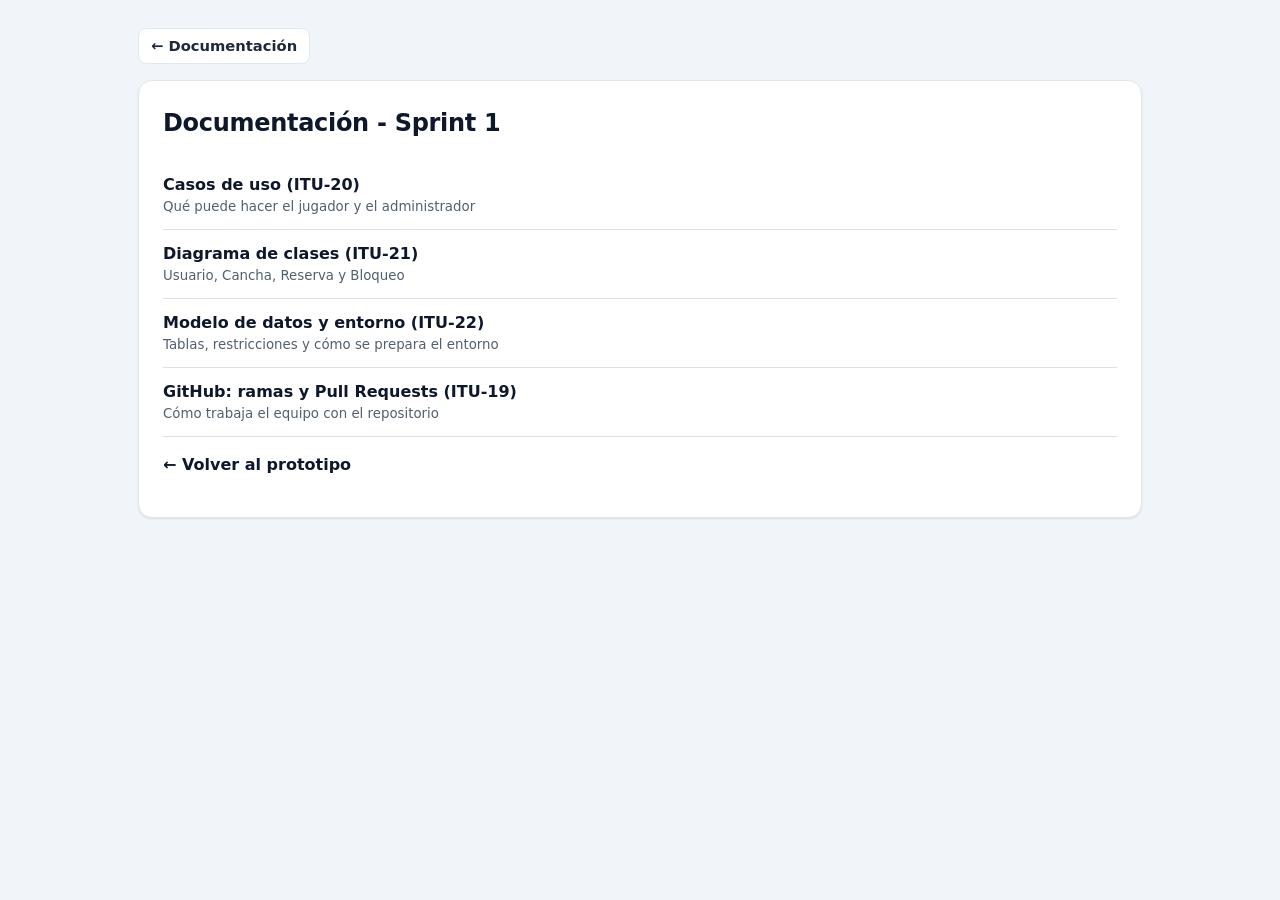
<file: docs/index.html>
<!DOCTYPE html>
<html lang="es">
<head>
  <meta charset="UTF-8">
  <meta name="viewport" content="width=device-width, initial-scale=1">
  <title>Documentación - PadelYa</title>
  <link rel="stylesheet" href="../css/estilos.css">
  <link rel="stylesheet" href="estilos-docs.css">
</head>
<body>
  <main class="contenedor doc">
    <a class="volver" href="index.html">&larr; Documentación</a>
    <section class="tarjeta indice">
      <h1>Documentación - Sprint 1</h1>
      <a href="casos-de-uso.html"><strong>Casos de uso (ITU-20)</strong><small>Qué puede hacer el jugador y el administrador</small></a>
      <a href="diagrama-clases.html"><strong>Diagrama de clases (ITU-21)</strong><small>Usuario, Cancha, Reserva y Bloqueo</small></a>
      <a href="modelo-de-datos.html"><strong>Modelo de datos y entorno (ITU-22)</strong><small>Tablas, restricciones y cómo se prepara el entorno</small></a>
      <a href="flujo-github.html"><strong>GitHub: ramas y Pull Requests (ITU-19)</strong><small>Cómo trabaja el equipo con el repositorio</small></a>
      <p><a href="../index.html" style="border:0;padding:0"><strong>&larr; Volver al prototipo</strong></a></p>
    </section>
  </main>
</body>
</html>
</file>
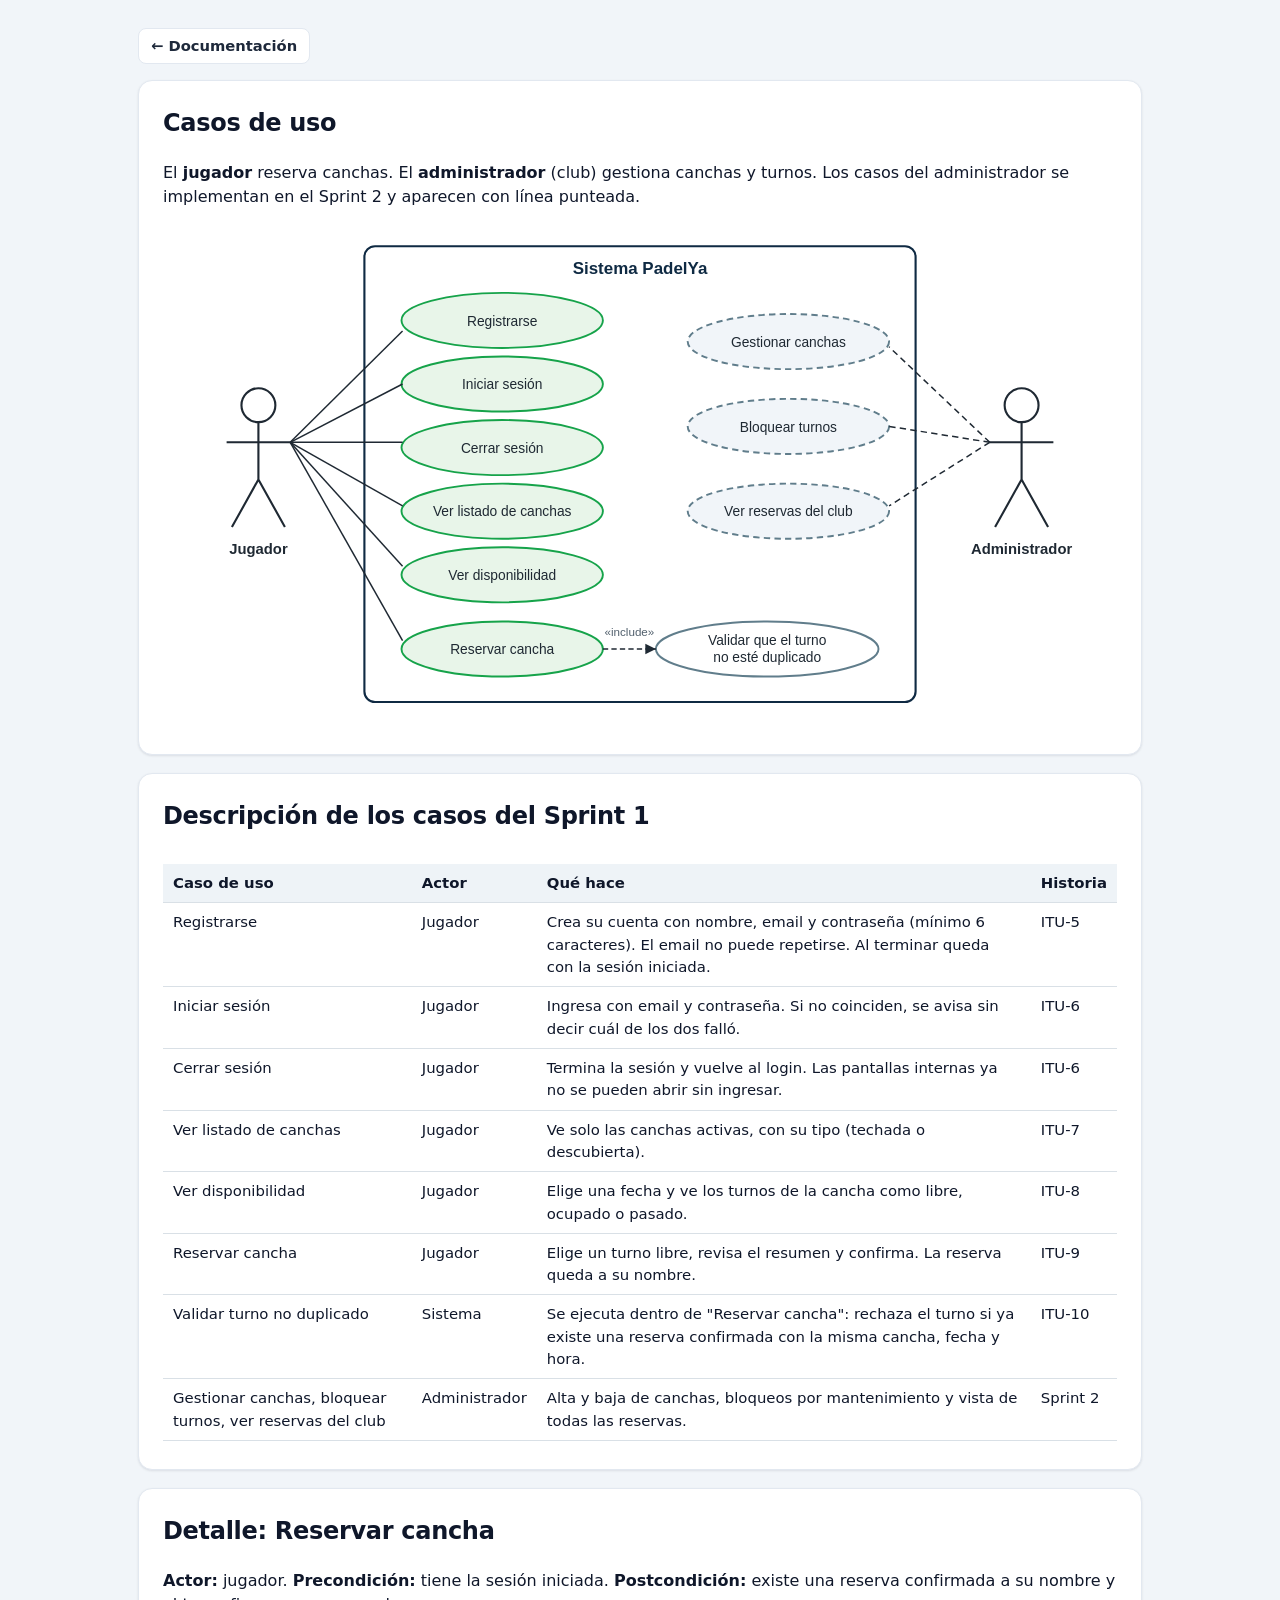
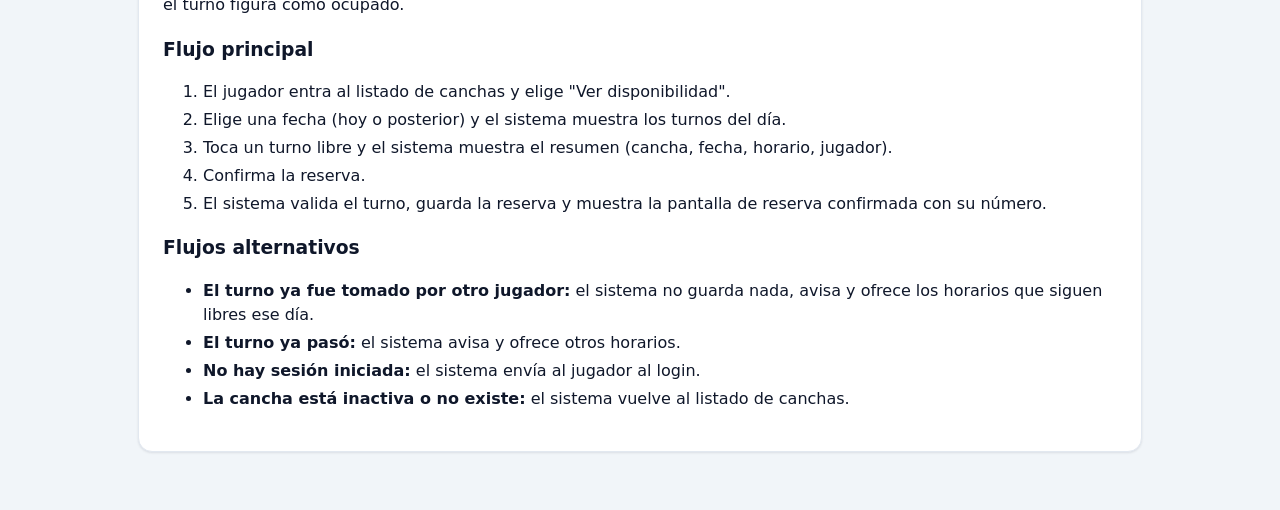
<file: docs/casos-de-uso.html>
<!DOCTYPE html>
<html lang="es">
<head>
  <meta charset="UTF-8">
  <meta name="viewport" content="width=device-width, initial-scale=1">
  <title>Casos de uso - PadelYa</title>
  <link rel="stylesheet" href="../css/estilos.css">
  <link rel="stylesheet" href="estilos-docs.css">
</head>
<body>
  <main class="contenedor doc">
    <a class="volver" href="index.html">&larr; Documentación</a>
    <section class="tarjeta">
      <h1>Casos de uso</h1>
      <p>El <b>jugador</b> reserva canchas. El <b>administrador</b> (club) gestiona canchas y turnos. Los casos del administrador se implementan en el Sprint 2 y aparecen con línea punteada.</p>
      <svg viewBox="0 0 900 470" xmlns="http://www.w3.org/2000/svg" font-family="Arial, Helvetica, sans-serif" style="width:100%;height:auto;background:#fff;border-radius:10px" role="img" aria-label="Diagrama de casos de uso de PadelYa">
        <rect x="190" y="20" width="520" height="430" rx="10" fill="none" stroke="#0f2a43" stroke-width="2"/>
        <text x="450" y="46" text-anchor="middle" font-size="16" font-weight="bold" fill="#0f2a43">Sistema PadelYa</text>
        <!-- jugador -->
        <circle cx="90" cy="170" r="16" fill="none" stroke="#1f2933" stroke-width="2"/>
        <path d="M90,186 V240 M60,205 H120 M90,240 L65,285 M90,240 L115,285" stroke="#1f2933" stroke-width="2" fill="none"/>
        <text x="90" y="310" text-anchor="middle" font-size="14" font-weight="bold" fill="#1f2933">Jugador</text>
        <!-- administrador -->
        <circle cx="810" cy="170" r="16" fill="none" stroke="#1f2933" stroke-width="2"/>
        <path d="M810,186 V240 M780,205 H840 M810,240 L785,285 M810,240 L835,285" stroke="#1f2933" stroke-width="2" fill="none"/>
        <text x="810" y="310" text-anchor="middle" font-size="14" font-weight="bold" fill="#1f2933">Administrador</text>
        <!-- casos del jugador -->
        <g font-size="13" fill="#1f2933" text-anchor="middle">
          <ellipse cx="320" cy="90" rx="95" ry="26" fill="#e8f5e9" stroke="#16a34a" stroke-width="1.8"/><text x="320" y="95">Registrarse</text>
          <ellipse cx="320" cy="150" rx="95" ry="26" fill="#e8f5e9" stroke="#16a34a" stroke-width="1.8"/><text x="320" y="155">Iniciar sesión</text>
          <ellipse cx="320" cy="210" rx="95" ry="26" fill="#e8f5e9" stroke="#16a34a" stroke-width="1.8"/><text x="320" y="215">Cerrar sesión</text>
          <ellipse cx="320" cy="270" rx="95" ry="26" fill="#e8f5e9" stroke="#16a34a" stroke-width="1.8"/><text x="320" y="275">Ver listado de canchas</text>
          <ellipse cx="320" cy="330" rx="95" ry="26" fill="#e8f5e9" stroke="#16a34a" stroke-width="1.8"/><text x="320" y="335">Ver disponibilidad</text>
          <ellipse cx="320" cy="400" rx="95" ry="26" fill="#e8f5e9" stroke="#16a34a" stroke-width="1.8"/><text x="320" y="405">Reservar cancha</text>
          <ellipse cx="570" cy="400" rx="105" ry="26" fill="#fff" stroke="#607d8b" stroke-width="1.8"/><text x="570" y="396">Validar que el turno</text><text x="570" y="412">no esté duplicado</text>
          <!-- casos del admin (sprint 2) -->
          <ellipse cx="590" cy="110" rx="95" ry="26" fill="#f1f5f9" stroke="#607d8b" stroke-width="1.8" stroke-dasharray="6 4"/><text x="590" y="115">Gestionar canchas</text>
          <ellipse cx="590" cy="190" rx="95" ry="26" fill="#f1f5f9" stroke="#607d8b" stroke-width="1.8" stroke-dasharray="6 4"/><text x="590" y="195">Bloquear turnos</text>
          <ellipse cx="590" cy="270" rx="95" ry="26" fill="#f1f5f9" stroke="#607d8b" stroke-width="1.8" stroke-dasharray="6 4"/><text x="590" y="275">Ver reservas del club</text>
        </g>
        <!-- lineas jugador -->
        <g stroke="#1f2933" stroke-width="1.4" fill="none">
          <line x1="120" y1="205" x2="226" y2="100"/><line x1="120" y1="205" x2="226" y2="150"/><line x1="120" y1="205" x2="226" y2="205"/>
          <line x1="120" y1="205" x2="226" y2="265"/><line x1="120" y1="205" x2="226" y2="322"/><line x1="120" y1="205" x2="226" y2="392"/>
          <!-- lineas admin -->
          <line x1="780" y1="205" x2="685" y2="115" stroke-dasharray="6 4"/><line x1="780" y1="205" x2="685" y2="190" stroke-dasharray="6 4"/><line x1="780" y1="205" x2="685" y2="265" stroke-dasharray="6 4"/>
          <!-- include -->
          <line x1="415" y1="400" x2="465" y2="400" stroke-dasharray="5 3"/>
        </g>
        <polygon points="465,400 455,395 455,405" fill="#1f2933"/>
        <text x="440" y="388" text-anchor="middle" font-size="11" fill="#52606d">&laquo;include&raquo;</text>
      </svg>
    </section>

    <section class="tarjeta">
      <h2>Descripción de los casos del Sprint 1</h2>
      <div class="tabla"><table>
        <tr><th>Caso de uso</th><th>Actor</th><th>Qué hace</th><th>Historia</th></tr>
        <tr><td>Registrarse</td><td>Jugador</td><td>Crea su cuenta con nombre, email y contraseña (mínimo 6 caracteres). El email no puede repetirse. Al terminar queda con la sesión iniciada.</td><td>ITU-5</td></tr>
        <tr><td>Iniciar sesión</td><td>Jugador</td><td>Ingresa con email y contraseña. Si no coinciden, se avisa sin decir cuál de los dos falló.</td><td>ITU-6</td></tr>
        <tr><td>Cerrar sesión</td><td>Jugador</td><td>Termina la sesión y vuelve al login. Las pantallas internas ya no se pueden abrir sin ingresar.</td><td>ITU-6</td></tr>
        <tr><td>Ver listado de canchas</td><td>Jugador</td><td>Ve solo las canchas activas, con su tipo (techada o descubierta).</td><td>ITU-7</td></tr>
        <tr><td>Ver disponibilidad</td><td>Jugador</td><td>Elige una fecha y ve los turnos de la cancha como libre, ocupado o pasado.</td><td>ITU-8</td></tr>
        <tr><td>Reservar cancha</td><td>Jugador</td><td>Elige un turno libre, revisa el resumen y confirma. La reserva queda a su nombre.</td><td>ITU-9</td></tr>
        <tr><td>Validar turno no duplicado</td><td>Sistema</td><td>Se ejecuta dentro de "Reservar cancha": rechaza el turno si ya existe una reserva confirmada con la misma cancha, fecha y hora.</td><td>ITU-10</td></tr>
        <tr><td>Gestionar canchas, bloquear turnos, ver reservas del club</td><td>Administrador</td><td>Alta y baja de canchas, bloqueos por mantenimiento y vista de todas las reservas.</td><td>Sprint 2</td></tr>
      </table></div>
    </section>

    <section class="tarjeta">
      <h2>Detalle: Reservar cancha</h2>
      <p><b>Actor:</b> jugador. <b>Precondición:</b> tiene la sesión iniciada. <b>Postcondición:</b> existe una reserva confirmada a su nombre y el turno figura como ocupado.</p>
      <h3>Flujo principal</h3>
      <ol>
        <li>El jugador entra al listado de canchas y elige "Ver disponibilidad".</li>
        <li>Elige una fecha (hoy o posterior) y el sistema muestra los turnos del día.</li>
        <li>Toca un turno libre y el sistema muestra el resumen (cancha, fecha, horario, jugador).</li>
        <li>Confirma la reserva.</li>
        <li>El sistema valida el turno, guarda la reserva y muestra la pantalla de reserva confirmada con su número.</li>
      </ol>
      <h3>Flujos alternativos</h3>
      <ul>
        <li><b>El turno ya fue tomado por otro jugador:</b> el sistema no guarda nada, avisa y ofrece los horarios que siguen libres ese día.</li>
        <li><b>El turno ya pasó:</b> el sistema avisa y ofrece otros horarios.</li>
        <li><b>No hay sesión iniciada:</b> el sistema envía al jugador al login.</li>
        <li><b>La cancha está inactiva o no existe:</b> el sistema vuelve al listado de canchas.</li>
      </ul>
    </section>
  </main>
</body>
</html>
</file>
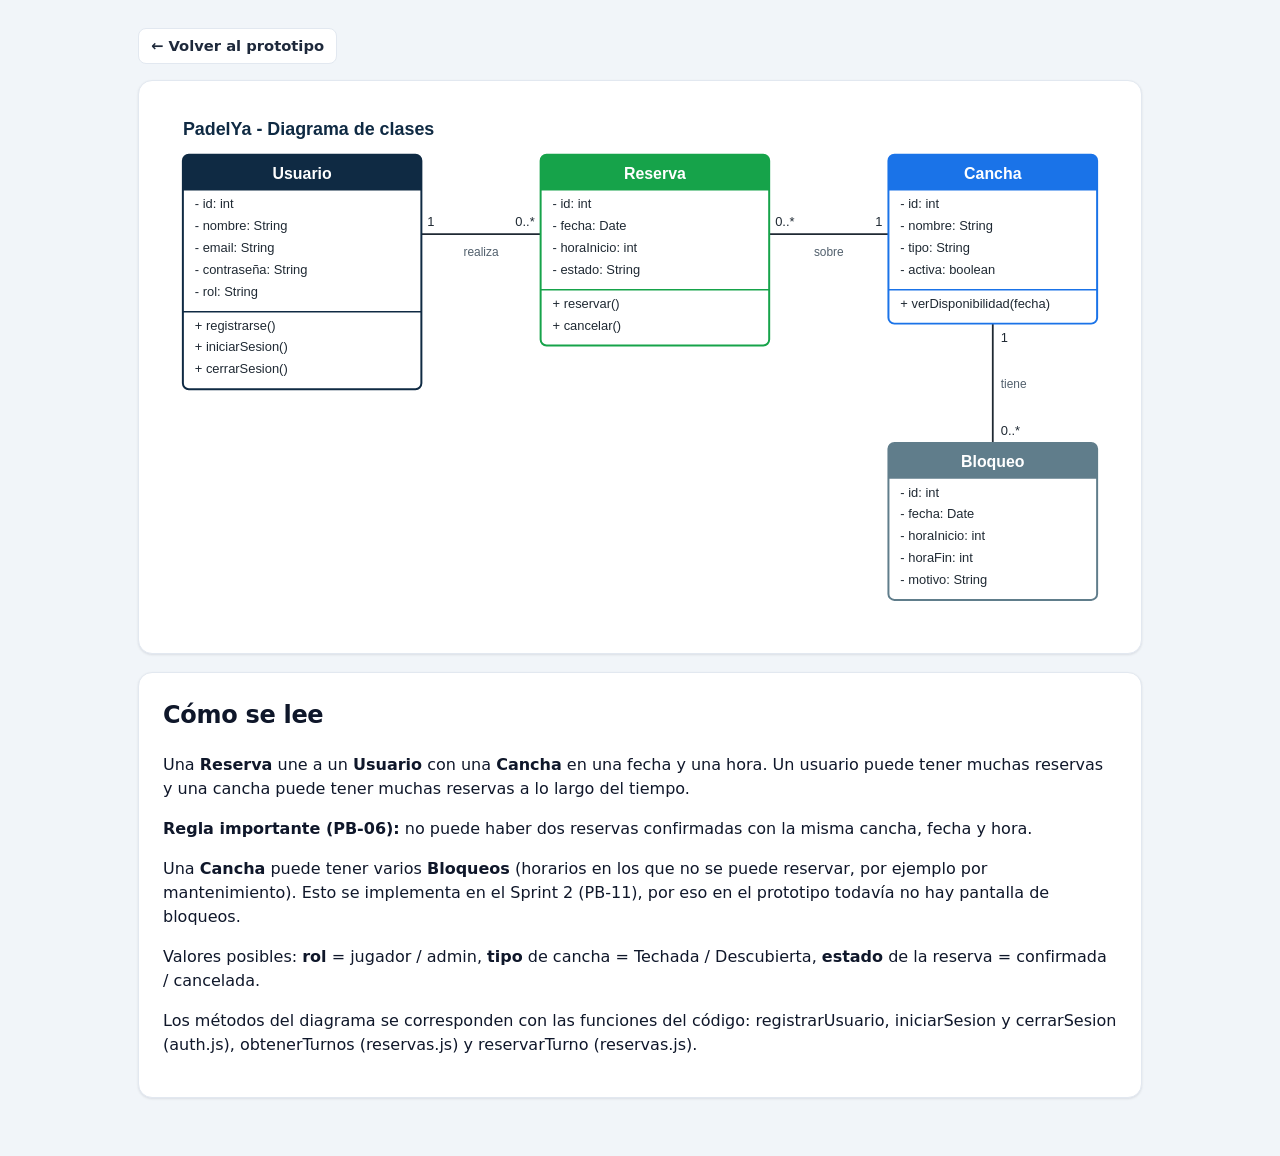
<file: docs/diagrama-clases.html>
<!DOCTYPE html>
<html lang="es">
<head>
  <meta charset="UTF-8">
  <meta name="viewport" content="width=device-width, initial-scale=1">
  <title>Diagrama de clases - PadelYa</title>
  <link rel="stylesheet" href="../css/estilos.css">
</head>
<body>
  <main class="contenedor">
    <a class="volver" href="../index.html">&larr; Volver al prototipo</a>
    <section class="tarjeta">
      <svg viewBox="0 0 960 520" xmlns="http://www.w3.org/2000/svg" font-family="Arial, Helvetica, sans-serif" style="width:100%;height:auto;background:#fff;border-radius:10px"><text x="20" y="30" text-anchor="start" font-size="18" fill="#0f2a43" font-weight="bold">PadelYa - Diagrama de clases</text><line x1="260" y1="130" x2="380" y2="130" stroke="#1f2933" stroke-width="1.8"/><text x="266" y="122" text-anchor="start" font-size="13" fill="#1f2933">1</text><text x="374" y="122" text-anchor="end" font-size="13" fill="#1f2933">0..*</text><text x="320" y="152" text-anchor="middle" font-size="12" fill="#52606d">realiza</text><line x1="610" y1="130" x2="730" y2="130" stroke="#1f2933" stroke-width="1.8"/><text x="616" y="122" text-anchor="start" font-size="13" fill="#1f2933">0..*</text><text x="724" y="122" text-anchor="end" font-size="13" fill="#1f2933">1</text><text x="670" y="152" text-anchor="middle" font-size="12" fill="#52606d">sobre</text><line x1="835" y1="220" x2="835" y2="340" stroke="#1f2933" stroke-width="1.8"/><text x="843" y="238" text-anchor="start" font-size="13" fill="#1f2933">1</text><text x="843" y="332" text-anchor="start" font-size="13" fill="#1f2933">0..*</text><text x="843" y="285" text-anchor="start" font-size="12" fill="#52606d">tiene</text><rect x="20" y="50" width="240" height="236" rx="6" fill="#fff" stroke="#0f2a43" stroke-width="2"/><path d="M20,86 V56 a6,6 0 0 1 6,-6 H254 a6,6 0 0 1 6,6 V86 Z" fill="#0f2a43"/><text x="140.0" y="74" text-anchor="middle" fill="#fff" font-size="16" font-weight="bold">Usuario</text><text x="32" y="104" font-size="13" fill="#1f2933">- id: int</text><text x="32" y="126" font-size="13" fill="#1f2933">- nombre: String</text><text x="32" y="148" font-size="13" fill="#1f2933">- email: String</text><text x="32" y="170" font-size="13" fill="#1f2933">- contraseña: String</text><text x="32" y="192" font-size="13" fill="#1f2933">- rol: String</text><line x1="20" y1="208" x2="260" y2="208" stroke="#0f2a43" stroke-width="1.5"/><text x="32" y="226" font-size="13" fill="#1f2933">+ registrarse()</text><text x="32" y="248" font-size="13" fill="#1f2933">+ iniciarSesion()</text><text x="32" y="270" font-size="13" fill="#1f2933">+ cerrarSesion()</text><rect x="380" y="50" width="230" height="192" rx="6" fill="#fff" stroke="#16a34a" stroke-width="2"/><path d="M380,86 V56 a6,6 0 0 1 6,-6 H604 a6,6 0 0 1 6,6 V86 Z" fill="#16a34a"/><text x="495.0" y="74" text-anchor="middle" fill="#fff" font-size="16" font-weight="bold">Reserva</text><text x="392" y="104" font-size="13" fill="#1f2933">- id: int</text><text x="392" y="126" font-size="13" fill="#1f2933">- fecha: Date</text><text x="392" y="148" font-size="13" fill="#1f2933">- horaInicio: int</text><text x="392" y="170" font-size="13" fill="#1f2933">- estado: String</text><line x1="380" y1="186" x2="610" y2="186" stroke="#16a34a" stroke-width="1.5"/><text x="392" y="204" font-size="13" fill="#1f2933">+ reservar()</text><text x="392" y="226" font-size="13" fill="#1f2933">+ cancelar()</text><rect x="730" y="50" width="210" height="170" rx="6" fill="#fff" stroke="#1a73e8" stroke-width="2"/><path d="M730,86 V56 a6,6 0 0 1 6,-6 H934 a6,6 0 0 1 6,6 V86 Z" fill="#1a73e8"/><text x="835.0" y="74" text-anchor="middle" fill="#fff" font-size="16" font-weight="bold">Cancha</text><text x="742" y="104" font-size="13" fill="#1f2933">- id: int</text><text x="742" y="126" font-size="13" fill="#1f2933">- nombre: String</text><text x="742" y="148" font-size="13" fill="#1f2933">- tipo: String</text><text x="742" y="170" font-size="13" fill="#1f2933">- activa: boolean</text><line x1="730" y1="186" x2="940" y2="186" stroke="#1a73e8" stroke-width="1.5"/><text x="742" y="204" font-size="13" fill="#1f2933">+ verDisponibilidad(fecha)</text><rect x="730" y="340" width="210" height="158" rx="6" fill="#fff" stroke="#607d8b" stroke-width="2"/><path d="M730,376 V346 a6,6 0 0 1 6,-6 H934 a6,6 0 0 1 6,6 V376 Z" fill="#607d8b"/><text x="835.0" y="364" text-anchor="middle" fill="#fff" font-size="16" font-weight="bold">Bloqueo</text><text x="742" y="394" font-size="13" fill="#1f2933">- id: int</text><text x="742" y="416" font-size="13" fill="#1f2933">- fecha: Date</text><text x="742" y="438" font-size="13" fill="#1f2933">- horaInicio: int</text><text x="742" y="460" font-size="13" fill="#1f2933">- horaFin: int</text><text x="742" y="482" font-size="13" fill="#1f2933">- motivo: String</text></svg>
    </section>
    <section class="tarjeta">
      <h2>Cómo se lee</h2>
      <p>Una <b>Reserva</b> une a un <b>Usuario</b> con una <b>Cancha</b> en una fecha y una hora. Un usuario puede tener muchas reservas y una cancha puede tener muchas reservas a lo largo del tiempo.</p>
      <p><b>Regla importante (PB-06):</b> no puede haber dos reservas confirmadas con la misma cancha, fecha y hora.</p>
      <p>Una <b>Cancha</b> puede tener varios <b>Bloqueos</b> (horarios en los que no se puede reservar, por ejemplo por mantenimiento). Esto se implementa en el Sprint 2 (PB-11), por eso en el prototipo todavía no hay pantalla de bloqueos.</p>
      <p>Valores posibles: <b>rol</b> = jugador / admin, <b>tipo</b> de cancha = Techada / Descubierta, <b>estado</b> de la reserva = confirmada / cancelada.</p>
      <p>Los métodos del diagrama se corresponden con las funciones del código: registrarUsuario, iniciarSesion y cerrarSesion (auth.js), obtenerTurnos (reservas.js) y reservarTurno (reservas.js).</p>
    </section>
  </main>
</body>
</html>
</file>
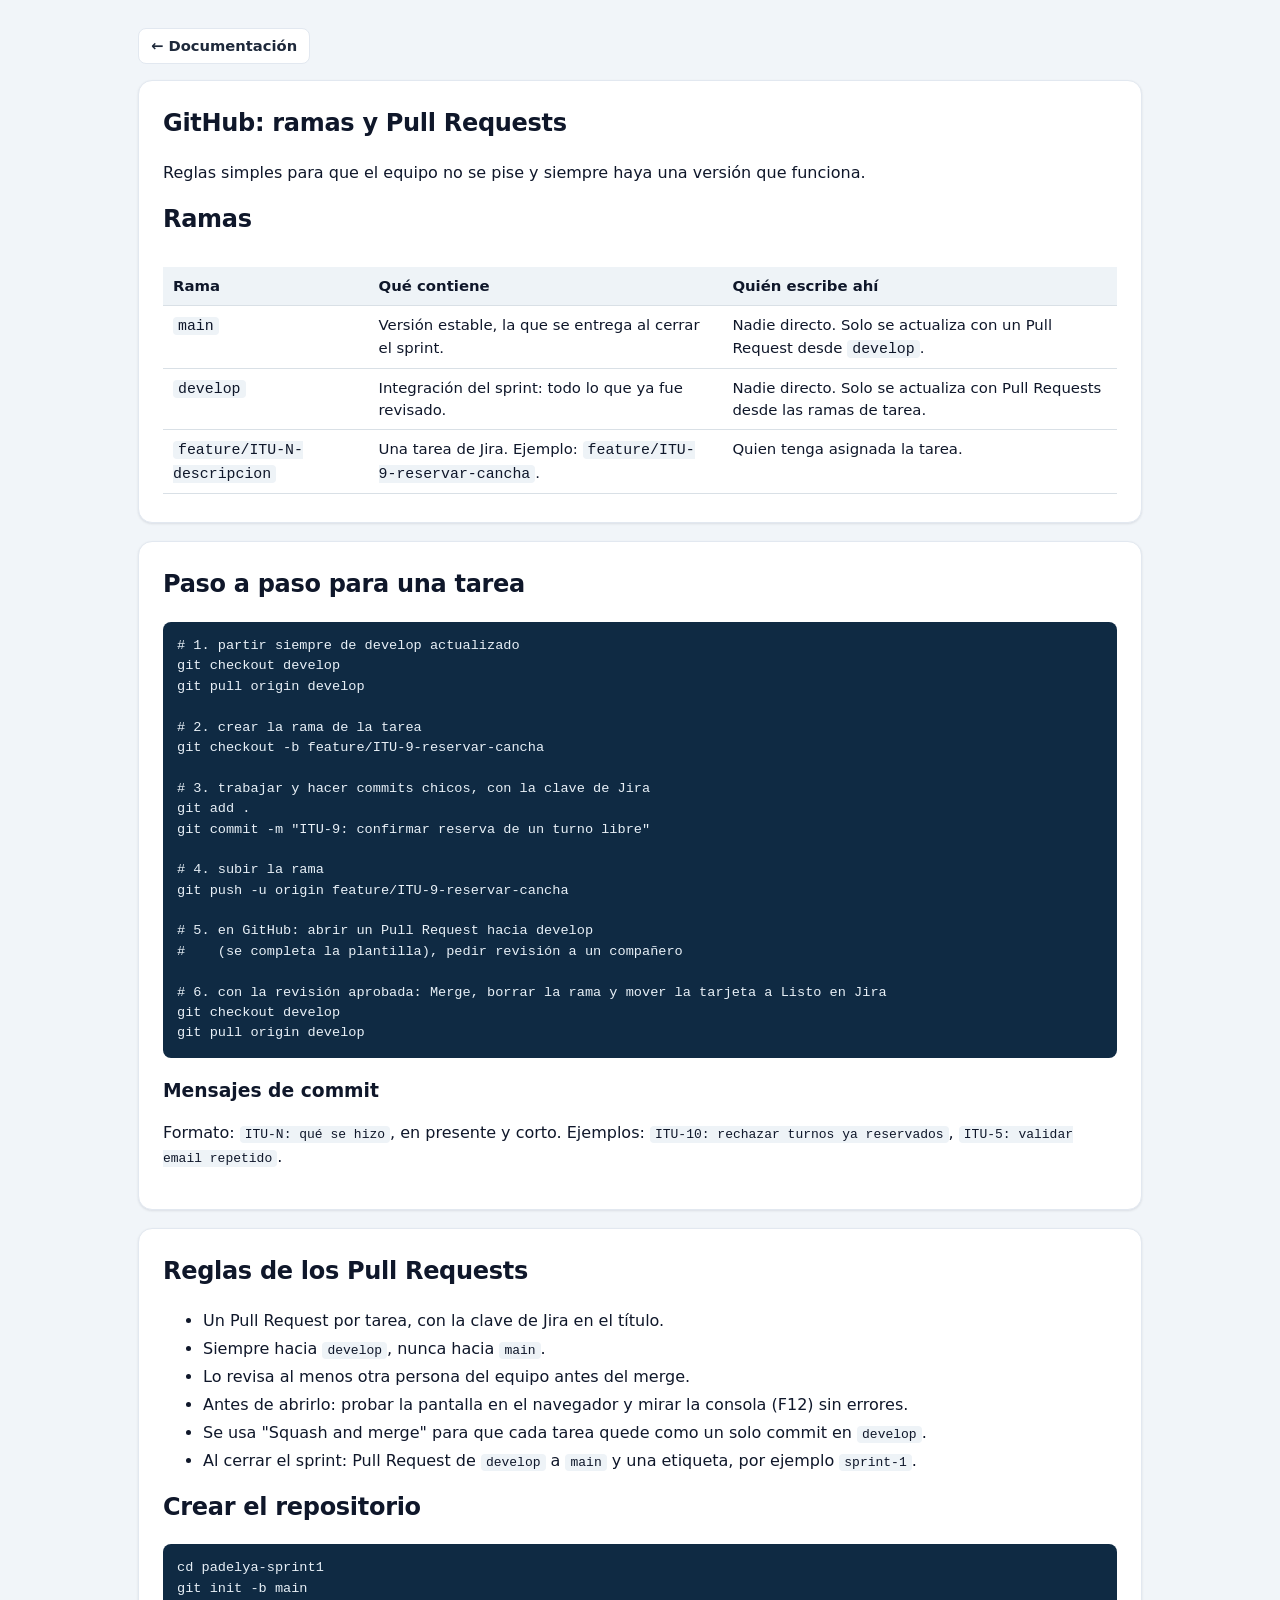
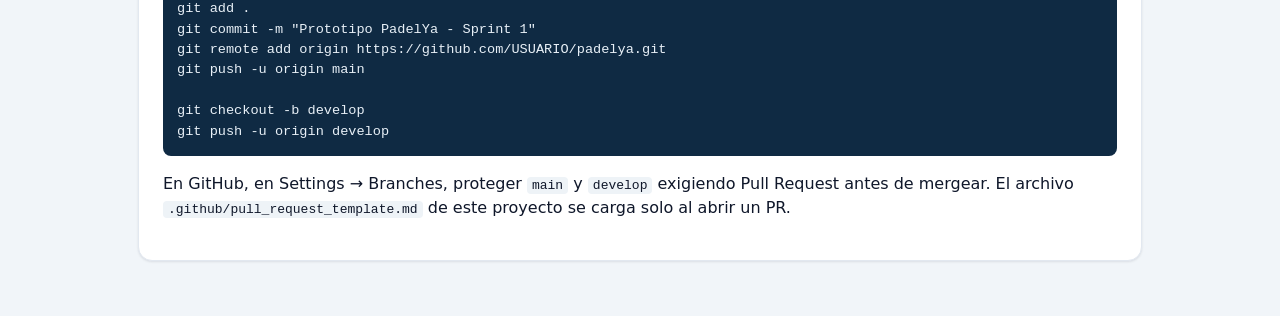
<file: docs/flujo-github.html>
<!DOCTYPE html>
<html lang="es">
<head>
  <meta charset="UTF-8">
  <meta name="viewport" content="width=device-width, initial-scale=1">
  <title>Flujo de GitHub - PadelYa</title>
  <link rel="stylesheet" href="../css/estilos.css">
  <link rel="stylesheet" href="estilos-docs.css">
</head>
<body>
  <main class="contenedor doc">
    <a class="volver" href="index.html">&larr; Documentación</a>
    <section class="tarjeta">
      <h1>GitHub: ramas y Pull Requests</h1>
      <p>Reglas simples para que el equipo no se pise y siempre haya una versión que funciona.</p>
      <h2>Ramas</h2>
      <div class="tabla"><table>
        <tr><th>Rama</th><th>Qué contiene</th><th>Quién escribe ahí</th></tr>
        <tr><td><code>main</code></td><td>Versión estable, la que se entrega al cerrar el sprint.</td><td>Nadie directo. Solo se actualiza con un Pull Request desde <code>develop</code>.</td></tr>
        <tr><td><code>develop</code></td><td>Integración del sprint: todo lo que ya fue revisado.</td><td>Nadie directo. Solo se actualiza con Pull Requests desde las ramas de tarea.</td></tr>
        <tr><td><code>feature/ITU-N-descripcion</code></td><td>Una tarea de Jira. Ejemplo: <code>feature/ITU-9-reservar-cancha</code>.</td><td>Quien tenga asignada la tarea.</td></tr>
      </table></div>
    </section>

    <section class="tarjeta">
      <h2>Paso a paso para una tarea</h2>
<pre><code># 1. partir siempre de develop actualizado
git checkout develop
git pull origin develop

# 2. crear la rama de la tarea
git checkout -b feature/ITU-9-reservar-cancha

# 3. trabajar y hacer commits chicos, con la clave de Jira
git add .
git commit -m "ITU-9: confirmar reserva de un turno libre"

# 4. subir la rama
git push -u origin feature/ITU-9-reservar-cancha

# 5. en GitHub: abrir un Pull Request hacia develop
#    (se completa la plantilla), pedir revisión a un compañero

# 6. con la revisión aprobada: Merge, borrar la rama y mover la tarjeta a Listo en Jira
git checkout develop
git pull origin develop</code></pre>
      <h3>Mensajes de commit</h3>
      <p>Formato: <code>ITU-N: qué se hizo</code>, en presente y corto. Ejemplos: <code>ITU-10: rechazar turnos ya reservados</code>, <code>ITU-5: validar email repetido</code>.</p>
    </section>

    <section class="tarjeta">
      <h2>Reglas de los Pull Requests</h2>
      <ul>
        <li>Un Pull Request por tarea, con la clave de Jira en el título.</li>
        <li>Siempre hacia <code>develop</code>, nunca hacia <code>main</code>.</li>
        <li>Lo revisa al menos otra persona del equipo antes del merge.</li>
        <li>Antes de abrirlo: probar la pantalla en el navegador y mirar la consola (F12) sin errores.</li>
        <li>Se usa "Squash and merge" para que cada tarea quede como un solo commit en <code>develop</code>.</li>
        <li>Al cerrar el sprint: Pull Request de <code>develop</code> a <code>main</code> y una etiqueta, por ejemplo <code>sprint-1</code>.</li>
      </ul>
      <h2>Crear el repositorio</h2>
<pre><code>cd padelya-sprint1
git init -b main
git add .
git commit -m "Prototipo PadelYa - Sprint 1"
git remote add origin https://github.com/USUARIO/padelya.git
git push -u origin main

git checkout -b develop
git push -u origin develop</code></pre>
      <p>En GitHub, en Settings &rarr; Branches, proteger <code>main</code> y <code>develop</code> exigiendo Pull Request antes de mergear. El archivo <code>.github/pull_request_template.md</code> de este proyecto se carga solo al abrir un PR.</p>
    </section>
  </main>
</body>
</html>
</file>
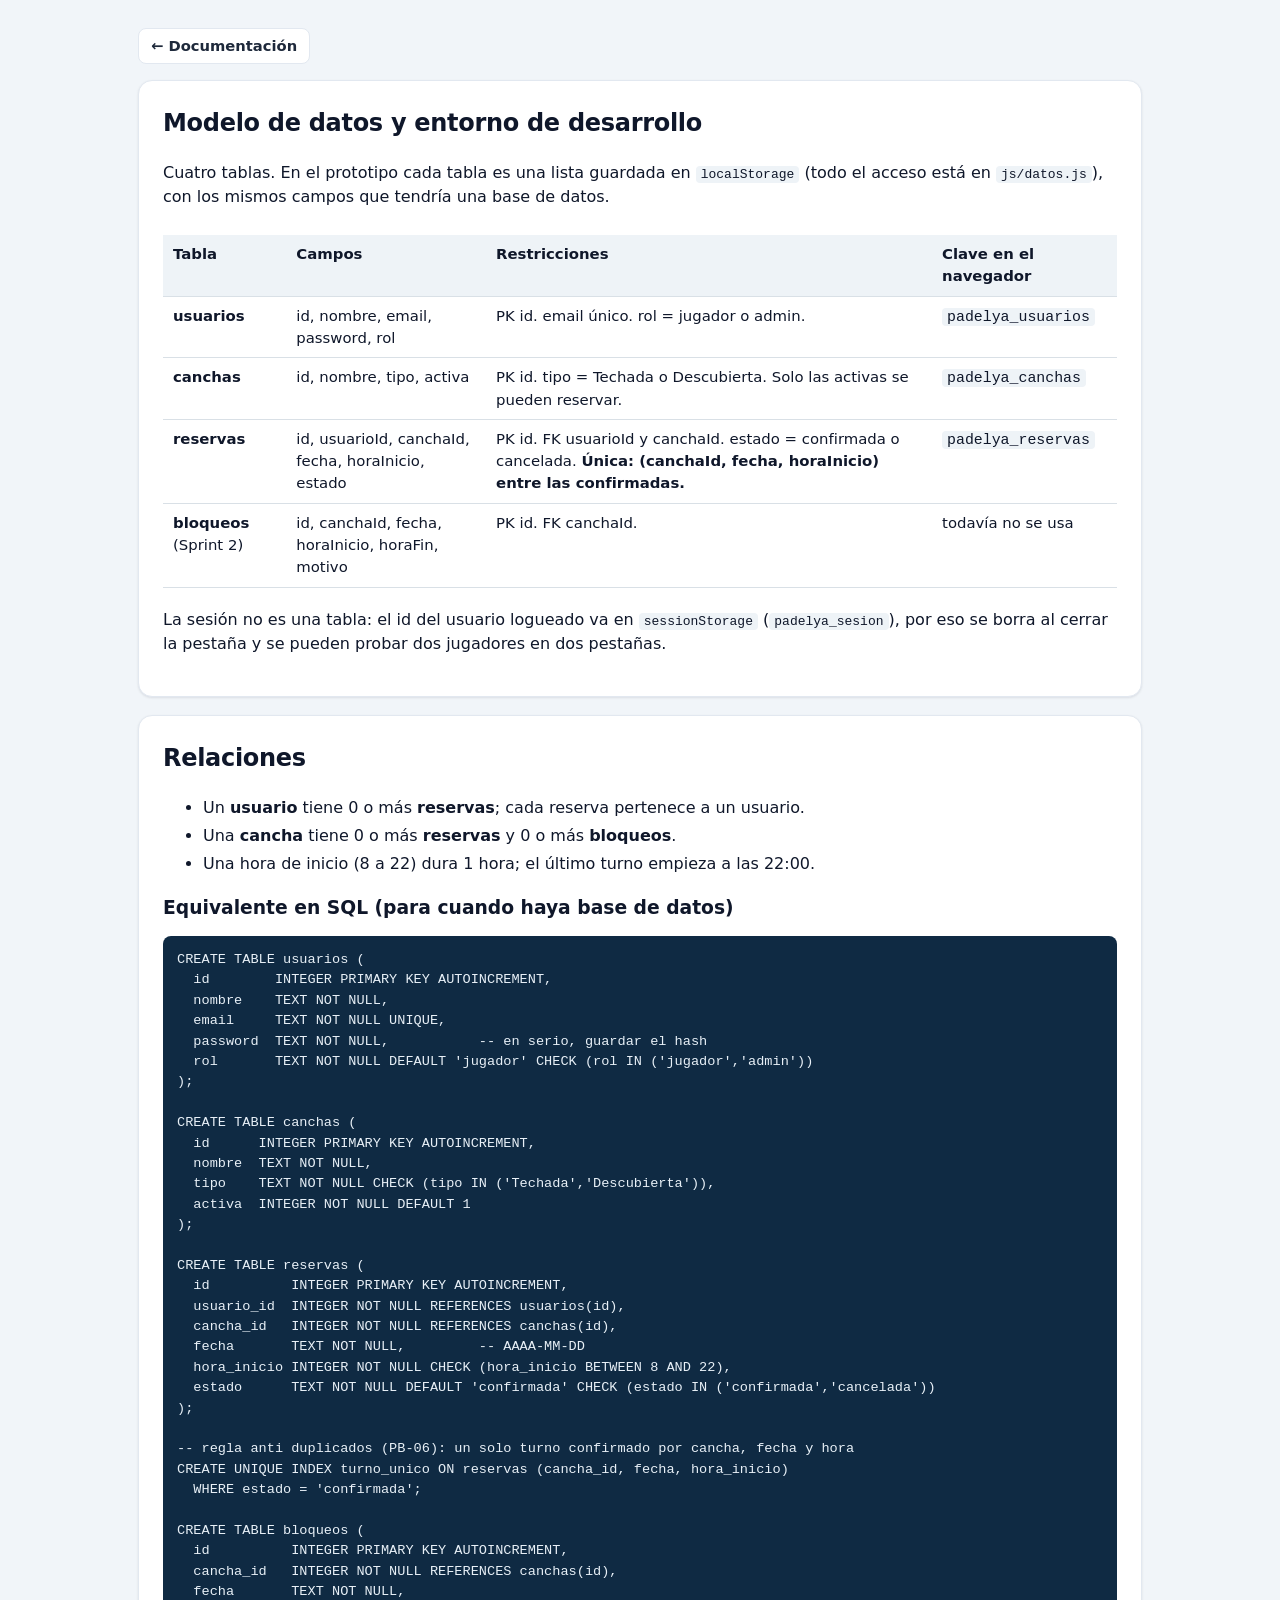
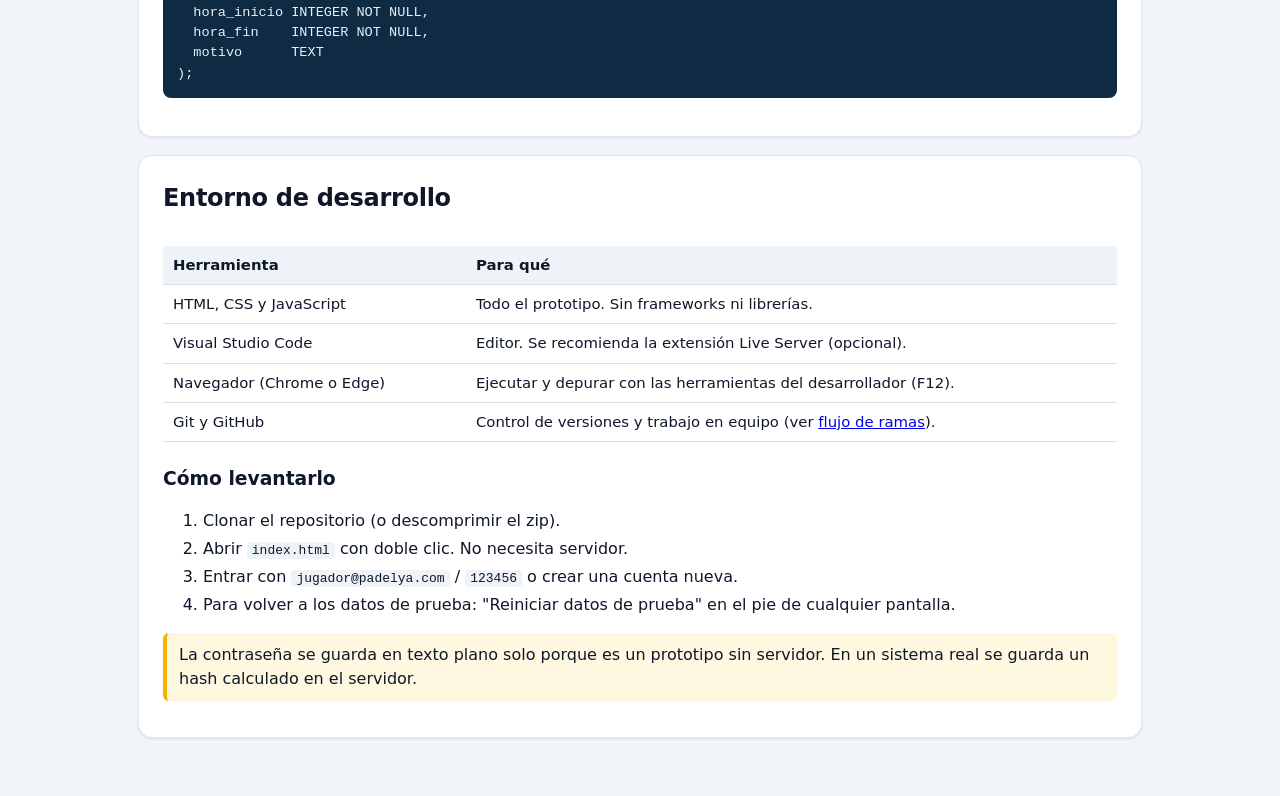
<file: docs/modelo-de-datos.html>
<!DOCTYPE html>
<html lang="es">
<head>
  <meta charset="UTF-8">
  <meta name="viewport" content="width=device-width, initial-scale=1">
  <title>Modelo de datos - PadelYa</title>
  <link rel="stylesheet" href="../css/estilos.css">
  <link rel="stylesheet" href="estilos-docs.css">
</head>
<body>
  <main class="contenedor doc">
    <a class="volver" href="index.html">&larr; Documentación</a>
    <section class="tarjeta">
      <h1>Modelo de datos y entorno de desarrollo</h1>
      <p>Cuatro tablas. En el prototipo cada tabla es una lista guardada en <code>localStorage</code> (todo el acceso está en <code>js/datos.js</code>), con los mismos campos que tendría una base de datos.</p>
      <div class="tabla"><table>
        <tr><th>Tabla</th><th>Campos</th><th>Restricciones</th><th>Clave en el navegador</th></tr>
        <tr><td><b>usuarios</b></td><td>id, nombre, email, password, rol</td><td>PK id. email único. rol = jugador o admin.</td><td><code>padelya_usuarios</code></td></tr>
        <tr><td><b>canchas</b></td><td>id, nombre, tipo, activa</td><td>PK id. tipo = Techada o Descubierta. Solo las activas se pueden reservar.</td><td><code>padelya_canchas</code></td></tr>
        <tr><td><b>reservas</b></td><td>id, usuarioId, canchaId, fecha, horaInicio, estado</td><td>PK id. FK usuarioId y canchaId. estado = confirmada o cancelada. <b>Única: (canchaId, fecha, horaInicio) entre las confirmadas.</b></td><td><code>padelya_reservas</code></td></tr>
        <tr><td><b>bloqueos</b> (Sprint 2)</td><td>id, canchaId, fecha, horaInicio, horaFin, motivo</td><td>PK id. FK canchaId.</td><td>todavía no se usa</td></tr>
      </table></div>
      <p>La sesión no es una tabla: el id del usuario logueado va en <code>sessionStorage</code> (<code>padelya_sesion</code>), por eso se borra al cerrar la pestaña y se pueden probar dos jugadores en dos pestañas.</p>
    </section>

    <section class="tarjeta">
      <h2>Relaciones</h2>
      <ul>
        <li>Un <b>usuario</b> tiene 0 o más <b>reservas</b>; cada reserva pertenece a un usuario.</li>
        <li>Una <b>cancha</b> tiene 0 o más <b>reservas</b> y 0 o más <b>bloqueos</b>.</li>
        <li>Una hora de inicio (8 a 22) dura 1 hora; el último turno empieza a las 22:00.</li>
      </ul>
      <h3>Equivalente en SQL (para cuando haya base de datos)</h3>
<pre><code>CREATE TABLE usuarios (
  id        INTEGER PRIMARY KEY AUTOINCREMENT,
  nombre    TEXT NOT NULL,
  email     TEXT NOT NULL UNIQUE,
  password  TEXT NOT NULL,           -- en serio, guardar el hash
  rol       TEXT NOT NULL DEFAULT 'jugador' CHECK (rol IN ('jugador','admin'))
);

CREATE TABLE canchas (
  id      INTEGER PRIMARY KEY AUTOINCREMENT,
  nombre  TEXT NOT NULL,
  tipo    TEXT NOT NULL CHECK (tipo IN ('Techada','Descubierta')),
  activa  INTEGER NOT NULL DEFAULT 1
);

CREATE TABLE reservas (
  id          INTEGER PRIMARY KEY AUTOINCREMENT,
  usuario_id  INTEGER NOT NULL REFERENCES usuarios(id),
  cancha_id   INTEGER NOT NULL REFERENCES canchas(id),
  fecha       TEXT NOT NULL,         -- AAAA-MM-DD
  hora_inicio INTEGER NOT NULL CHECK (hora_inicio BETWEEN 8 AND 22),
  estado      TEXT NOT NULL DEFAULT 'confirmada' CHECK (estado IN ('confirmada','cancelada'))
);

-- regla anti duplicados (PB-06): un solo turno confirmado por cancha, fecha y hora
CREATE UNIQUE INDEX turno_unico ON reservas (cancha_id, fecha, hora_inicio)
  WHERE estado = 'confirmada';

CREATE TABLE bloqueos (
  id          INTEGER PRIMARY KEY AUTOINCREMENT,
  cancha_id   INTEGER NOT NULL REFERENCES canchas(id),
  fecha       TEXT NOT NULL,
  hora_inicio INTEGER NOT NULL,
  hora_fin    INTEGER NOT NULL,
  motivo      TEXT
);</code></pre>
    </section>

    <section class="tarjeta">
      <h2>Entorno de desarrollo</h2>
      <div class="tabla"><table>
        <tr><th>Herramienta</th><th>Para qué</th></tr>
        <tr><td>HTML, CSS y JavaScript</td><td>Todo el prototipo. Sin frameworks ni librerías.</td></tr>
        <tr><td>Visual Studio Code</td><td>Editor. Se recomienda la extensión Live Server (opcional).</td></tr>
        <tr><td>Navegador (Chrome o Edge)</td><td>Ejecutar y depurar con las herramientas del desarrollador (F12).</td></tr>
        <tr><td>Git y GitHub</td><td>Control de versiones y trabajo en equipo (ver <a href="flujo-github.html">flujo de ramas</a>).</td></tr>
      </table></div>
      <h3>Cómo levantarlo</h3>
      <ol>
        <li>Clonar el repositorio (o descomprimir el zip).</li>
        <li>Abrir <code>index.html</code> con doble clic. No necesita servidor.</li>
        <li>Entrar con <code>jugador@padelya.com</code> / <code>123456</code> o crear una cuenta nueva.</li>
        <li>Para volver a los datos de prueba: "Reiniciar datos de prueba" en el pie de cualquier pantalla.</li>
      </ol>
      <p class="nota">La contraseña se guarda en texto plano solo porque es un prototipo sin servidor. En un sistema real se guarda un hash calculado en el servidor.</p>
    </section>
  </main>
</body>
</html>
</file>
<file: css/estilos.css>
/* estilos.css
   Diseño UX/UI inspirado en ATC Sports (atcsports.io)
   Estética deportiva moderna, limpia y de alto contraste */

:root {
  --azul: #0b192c;
  --azul-medio: #1e293b;
  --azul-claro: #334155;
  --verde: #10b981;
  --verde-oscuro: #059669;
  --verde-suave: #ecfdf5;
  --lima: #bef264;
  --gris: #f1f5f9;
  --superficie: #ffffff;
  --borde: #e2e8f0;
  --texto: #0f172a;
  --texto-sec: #64748b;
  --rojo: #ef4444;
  --rojo-suave: #fef2f2;
  --ambar: #f59e0b;
  --ambar-suave: #fffbeb;
  --sombra-sm: 0 1px 3px rgba(15, 23, 42, 0.06), 0 1px 2px rgba(15, 23, 42, 0.04);
  --sombra-md: 0 4px 12px -2px rgba(15, 23, 42, 0.08), 0 2px 6px -1px rgba(15, 23, 42, 0.04);
  --sombra-lg: 0 12px 24px -4px rgba(15, 23, 42, 0.12), 0 4px 8px -2px rgba(15, 23, 42, 0.06);
  --radio: 14px;
}

* { box-sizing: border-box; }

body {
  margin: 0;
  min-height: 100vh;
  display: flex;
  flex-direction: column;
  font-family: system-ui, -apple-system, 'Segoe UI', Roboto, Helvetica, Arial, sans-serif;
  background: var(--gris);
  color: var(--texto);
  line-height: 1.5;
  -webkit-font-smoothing: antialiased;
}

/* ---------- barra superior estilo app deportiva ---------- */
.barra {
  background: rgba(11, 25, 44, 0.96);
  backdrop-filter: blur(10px);
  color: #fff;
  padding: 14px 28px;
  display: flex;
  justify-content: space-between;
  align-items: center;
  flex-wrap: wrap;
  gap: 12px;
  position: sticky;
  top: 0;
  z-index: 50;
  border-bottom: 1px solid rgba(255, 255, 255, 0.08);
  box-shadow: 0 4px 20px rgba(0, 0, 0, 0.15);
}
.logo {
  font-size: 1.4rem;
  font-weight: 800;
  letter-spacing: -0.5px;
  text-decoration: none;
  color: #fff;
  display: inline-flex;
  align-items: center;
  gap: 2px;
}
.logo::before {
  content: '🎾';
  font-size: 1.15rem;
  margin-right: 6px;
}
.logo span {
  color: var(--lima);
}
.barra-links {
  display: flex;
  align-items: center;
  gap: 8px;
  flex-wrap: wrap;
}
.barra-links a {
  color: #e2e8f0;
  text-decoration: none;
  font-size: 0.92rem;
  font-weight: 600;
  padding: 7px 13px;
  border-radius: 8px;
  transition: all 0.18s ease;
}
.barra-links a:hover,
.barra-links a.activo {
  color: var(--lima);
  background: rgba(255, 255, 255, 0.08);
}
.saludo {
  font-size: 0.85rem;
  color: #94a3b8;
  padding-right: 8px;
  margin-right: 4px;
  border-right: 1px solid rgba(255, 255, 255, 0.14);
}
.btn-salir {
  background: rgba(255, 255, 255, 0.08);
  color: #fff;
  border: 1px solid rgba(255, 255, 255, 0.2);
  padding: 7px 14px;
  border-radius: 8px;
  font-weight: 600;
  font-size: 0.88rem;
  cursor: pointer;
  transition: all 0.18s ease;
}
.btn-salir:hover {
  background: var(--rojo);
  border-color: var(--rojo);
  color: #fff;
}

/* ---------- contenedores ---------- */
.contenedor {
  width: 100%;
  max-width: 1040px;
  margin: 0 auto;
  padding: 28px 18px 40px;
  flex: 1;
}
.contenedor-chico {
  max-width: 460px;
}

.tarjeta {
  background: var(--superficie);
  border-radius: var(--radio);
  padding: 24px;
  margin-bottom: 18px;
  border: 1px solid var(--borde);
  box-shadow: var(--sombra-sm);
}
.tarjeta h1, .tarjeta h2 {
  margin-top: 0;
  letter-spacing: -0.3px;
}
.volver {
  display: inline-flex;
  align-items: center;
  gap: 6px;
  margin-bottom: 16px;
  color: var(--azul-medio);
  text-decoration: none;
  font-weight: 600;
  font-size: 0.92rem;
  padding: 6px 12px;
  border-radius: 8px;
  background: #fff;
  border: 1px solid var(--borde);
  transition: all 0.15s ease;
}
.volver:hover {
  border-color: var(--azul);
  background: #f8fafc;
}
.oculto { display: none !important; }

/* ---------- botones ---------- */
.btn {
  display: inline-flex;
  align-items: center;
  justify-content: center;
  gap: 6px;
  background: var(--verde);
  color: #fff;
  border: 2px solid transparent;
  padding: 11px 20px;
  border-radius: 10px;
  font-size: 0.96rem;
  font-weight: 700;
  text-decoration: none;
  cursor: pointer;
  transition: all 0.18s ease;
  box-shadow: 0 2px 6px rgba(16, 185, 129, 0.25);
}
.btn:hover {
  background: var(--verde-oscuro);
  transform: translateY(-1px);
  box-shadow: 0 4px 12px rgba(16, 185, 129, 0.35);
}
.btn:active {
  transform: translateY(0);
}
.btn:disabled {
  background: #cbd5e1;
  color: #64748b;
  box-shadow: none;
  transform: none;
  cursor: not-allowed;
}
.btn-sec {
  background: #fff;
  color: var(--azul);
  border: 1.5px solid var(--borde);
  box-shadow: var(--sombra-sm);
}
.btn-sec:hover {
  background: #f8fafc;
  border-color: var(--azul);
  color: var(--azul);
  box-shadow: var(--sombra-md);
}
.btn-peligro {
  background: var(--rojo-suave);
  color: var(--rojo);
  border: 1.5px solid #fecaca;
  box-shadow: none;
}
.btn-peligro:hover {
  background: var(--rojo);
  border-color: var(--rojo);
  color: #fff;
  box-shadow: 0 4px 12px rgba(239, 68, 68, 0.25);
}
.btn-chico {
  padding: 7px 14px;
  font-size: 0.86rem;
  border-radius: 8px;
}

/* ---------- cabecera de club estilo ATC Sports ---------- */
.club-banner {
  background: linear-gradient(135deg, #0b192c 0%, #132a4a 60%, #0f3d3e 100%);
  color: #fff;
  border-radius: 18px;
  padding: 26px 28px;
  margin-bottom: 24px;
  position: relative;
  overflow: hidden;
  box-shadow: var(--sombra-md);
  display: flex;
  justify-content: space-between;
  align-items: flex-end;
  flex-wrap: wrap;
  gap: 18px;
}
.club-banner::after {
  content: '';
  position: absolute;
  right: -40px;
  top: -40px;
  width: 220px;
  height: 220px;
  border-radius: 50%;
  background: radial-gradient(circle, rgba(190, 242, 100, 0.16) 0%, transparent 70%);
  pointer-events: none;
}
.club-info h1 {
  margin: 4px 0 8px;
  font-size: 1.75rem;
  font-weight: 800;
  letter-spacing: -0.5px;
}
.club-badge-top {
  display: inline-block;
  background: rgba(190, 242, 100, 0.18);
  color: var(--lima);
  border: 1px solid rgba(190, 242, 100, 0.35);
  font-size: 0.75rem;
  font-weight: 700;
  text-transform: uppercase;
  letter-spacing: 0.6px;
  padding: 3px 10px;
  border-radius: 999px;
}
.club-meta {
  display: flex;
  flex-wrap: wrap;
  gap: 14px;
  font-size: 0.88rem;
  color: #cbd5e1;
  margin-top: 6px;
}
.club-chips {
  display: flex;
  flex-wrap: wrap;
  gap: 6px;
}
.club-chip {
  background: rgba(255, 255, 255, 0.1);
  color: #f1f5f9;
  font-size: 0.78rem;
  font-weight: 600;
  padding: 5px 11px;
  border-radius: 999px;
  border: 1px solid rgba(255, 255, 255, 0.12);
}

/* ---------- inicio (landing) ---------- */
.hero {
  background: linear-gradient(135deg, #0b192c 0%, #132a4a 55%, #064e3b 100%);
  color: #fff;
  border-radius: 20px;
  padding: 56px 32px;
  text-align: center;
  margin-bottom: 24px;
  position: relative;
  overflow: hidden;
  box-shadow: var(--sombra-lg);
}
.hero h1 {
  margin: 12px auto 14px;
  font-size: 2.35rem;
  font-weight: 800;
  max-width: 680px;
  letter-spacing: -0.8px;
  line-height: 1.15;
}
.hero p {
  margin: 0 auto 28px;
  max-width: 540px;
  color: #cbd5e1;
  font-size: 1.05rem;
}
.hero .btn-sec {
  background: rgba(255, 255, 255, 0.08);
  color: #fff;
  border-color: rgba(255, 255, 255, 0.3);
}
.hero .btn-sec:hover {
  background: #fff;
  color: var(--azul);
}
.botones {
  display: flex;
  gap: 12px;
  justify-content: center;
  flex-wrap: wrap;
}

.pasos {
  display: grid;
  grid-template-columns: repeat(auto-fit, minmax(240px, 1fr));
  gap: 18px;
}
.paso {
  background: var(--superficie);
  border-radius: var(--radio);
  padding: 24px 20px;
  text-align: center;
  border: 1px solid var(--borde);
  box-shadow: var(--sombra-sm);
  transition: transform 0.2s ease, box-shadow 0.2s ease;
}
.paso:hover {
  transform: translateY(-3px);
  box-shadow: var(--sombra-md);
}
.paso .numero {
  width: 44px;
  height: 44px;
  line-height: 44px;
  margin: 0 auto 12px;
  border-radius: 12px;
  background: var(--azul);
  color: var(--lima);
  font-weight: 800;
  font-size: 1.1rem;
}
.paso h3 { margin: 0 0 8px; font-size: 1.08rem; }
.paso p { margin: 0; font-size: 0.92rem; color: var(--texto-sec); }

/* ---------- formularios ---------- */
.campo {
  display: flex;
  flex-direction: column;
  gap: 6px;
  margin-bottom: 16px;
}
.campo label {
  font-weight: 600;
  font-size: 0.88rem;
  color: var(--azul-medio);
}
.campo input,
.campo select {
  padding: 11px 14px;
  border: 1.5px solid var(--borde);
  border-radius: 10px;
  font-size: 0.98rem;
  background: #f8fafc;
  color: var(--texto);
  transition: all 0.15s ease;
}
.campo input:focus,
.campo select:focus {
  outline: none;
  background: #fff;
  border-color: var(--verde);
  box-shadow: 0 0 0 3px rgba(16, 185, 129, 0.16);
}
.formulario .btn { width: 100%; margin-top: 4px; }
.ayuda {
  font-size: 0.88rem;
  color: var(--texto-sec);
  margin-top: 16px;
  text-align: center;
}
.ayuda a {
  color: var(--verde-oscuro);
  font-weight: 700;
  text-decoration: none;
}
.ayuda a:hover { text-decoration: underline; }

.demo-box {
  margin-top: 16px;
  padding: 12px 14px;
  background: #f8fafc;
  border: 1px dashed #cbd5e1;
  border-radius: 10px;
  font-size: 0.82rem;
  color: var(--texto-sec);
}
.demo-box strong { color: var(--azul-medio); }

.mensaje {
  display: none;
  padding: 12px 14px;
  border-radius: 10px;
  margin-bottom: 16px;
  font-weight: 600;
  font-size: 0.9rem;
}
.mensaje.error {
  display: block;
  background: var(--rojo-suave);
  color: #b91c1c;
  border: 1px solid #fecaca;
}
.mensaje.ok {
  display: block;
  background: var(--verde-suave);
  color: var(--verde-oscuro);
  border: 1px solid #a7f3d0;
}

/* ---------- listado de canchas (estilo ATC Sports cards) ---------- */
.cabecera-seccion {
  display: flex;
  justify-content: space-between;
  align-items: flex-end;
  flex-wrap: wrap;
  gap: 10px;
  margin-bottom: 18px;
}
.titulo-pagina {
  margin: 0 0 4px;
  font-size: 1.65rem;
  font-weight: 800;
  letter-spacing: -0.4px;
}
.subtitulo {
  margin: 0 0 18px;
  color: var(--texto-sec);
  font-size: 0.95rem;
}
.grilla-canchas {
  display: grid;
  grid-template-columns: repeat(auto-fill, minmax(290px, 1fr));
  gap: 20px;
}
.cancha-card {
  background: var(--superficie);
  border-radius: 16px;
  overflow: hidden;
  border: 1px solid var(--borde);
  box-shadow: var(--sombra-sm);
  display: flex;
  flex-direction: column;
  transition: transform 0.2s ease, box-shadow 0.2s ease, border-color 0.2s ease;
}
.cancha-card:hover {
  transform: translateY(-4px);
  box-shadow: var(--sombra-lg);
  border-color: #cbd5e1;
}
.cancha-visual {
  height: 110px;
  padding: 14px 18px;
  display: flex;
  justify-content: space-between;
  align-items: flex-start;
  position: relative;
  background: linear-gradient(135deg, #0f2a43 0%, #1e4e68 100%);
  color: #fff;
}
.cancha-visual.descubierta {
  background: linear-gradient(135deg, #065f46 0%, #0d9488 100%);
}
/* líneas decorativas de cancha de pádel */
.cancha-visual::before {
  content: '';
  position: absolute;
  inset: 14px 24px;
  border: 1.5px solid rgba(255, 255, 255, 0.18);
  border-radius: 4px;
  pointer-events: none;
}
.cancha-visual::after {
  content: '';
  position: absolute;
  top: 14px;
  bottom: 14px;
  left: 50%;
  border-left: 1.5px dashed rgba(255, 255, 255, 0.22);
  pointer-events: none;
}
.cancha-cuerpo {
  padding: 18px 20px 20px;
  display: flex;
  flex-direction: column;
  flex: 1;
}
.cancha-card h2 {
  margin: 0 0 6px;
  font-size: 1.25rem;
  font-weight: 800;
}
.cancha-card p {
  color: var(--texto-sec);
  font-size: 0.9rem;
  margin: 0 0 14px;
}
.cancha-specs {
  display: flex;
  flex-wrap: wrap;
  gap: 6px;
  margin-bottom: 18px;
  margin-top: auto;
}
.spec-pill {
  font-size: 0.76rem;
  font-weight: 600;
  color: var(--azul-claro);
  background: #f1f5f9;
  padding: 4px 9px;
  border-radius: 6px;
}
.cancha-card .btn {
  width: 100%;
}

.etiqueta {
  display: inline-flex;
  align-items: center;
  gap: 4px;
  padding: 4px 11px;
  border-radius: 999px;
  font-size: 0.76rem;
  font-weight: 700;
  letter-spacing: 0.2px;
  z-index: 1;
}
.etiqueta.techada {
  background: #dbeafe;
  color: #1d4ed8;
}
.etiqueta.descubierta {
  background: #fef3c7;
  color: #b45309;
}
.etiqueta-duracion {
  background: rgba(11, 25, 44, 0.72);
  color: var(--lima);
  backdrop-filter: blur(4px);
  font-size: 0.82rem;
}
.precio-cancha-fila {
  display: flex;
  justify-content: space-between;
  align-items: baseline;
  margin-bottom: 6px;
}
.precio-destacado {
  font-size: 1.15rem;
  font-weight: 800;
  color: var(--verde-oscuro);
}
.precio-destacado small {
  font-size: 0.75rem;
  font-weight: 600;
  color: var(--texto-sec);
}
.aviso-turnos {
  background: #f8fafc;
  border: 1px solid var(--borde);
  border-left: 4px solid var(--azul);
  border-radius: 10px;
  padding: 10px 14px;
  font-size: 0.86rem;
  color: var(--azul-claro);
  margin-bottom: 14px;
}
.selector-duracion {
  margin-bottom: 16px;
}
.selector-duracion-label {
  display: block;
  font-size: 0.84rem;
  font-weight: 700;
  color: var(--azul-medio);
  margin-bottom: 8px;
}
.selector-duracion-botones {
  display: grid;
  grid-template-columns: repeat(auto-fit, minmax(135px, 1fr));
  gap: 8px;
}
.btn-duracion {
  background: #fff;
  border: 1.5px solid var(--borde);
  border-radius: 10px;
  padding: 10px 12px;
  cursor: pointer;
  display: flex;
  flex-direction: column;
  align-items: center;
  gap: 2px;
  transition: all 0.15s ease;
}
.btn-duracion strong {
  font-size: 0.92rem;
  color: var(--texto);
}
.btn-duracion span {
  font-size: 0.8rem;
  font-weight: 700;
  color: var(--verde-oscuro);
}
.btn-duracion:hover:not(:disabled) {
  border-color: var(--verde);
  background: var(--verde-suave);
}
.btn-duracion.activo {
  background: var(--azul);
  border-color: var(--azul);
  color: #fff;
}
.btn-duracion.activo strong { color: #fff; }
.btn-duracion.activo span { color: var(--lima); }
.btn-duracion:disabled {
  background: #f1f5f9;
  border-color: #e2e8f0;
  opacity: 0.55;
  cursor: not-allowed;
}
.precio-tag-reserva {
  font-size: 0.95rem;
  font-weight: 800;
  color: var(--azul);
  background: var(--verde-suave);
  border: 1px solid #a7f3d0;
  padding: 3px 10px;
  border-radius: 8px;
}

/* ---------- disponibilidad y selector de días ATC ---------- */
.cancha-header-disp {
  display: flex;
  justify-content: space-between;
  align-items: center;
  flex-wrap: wrap;
  gap: 12px;
  margin-bottom: 16px;
  padding-bottom: 14px;
  border-bottom: 1px solid var(--borde);
}
.cancha-header-disp h1 {
  margin: 0;
  font-size: 1.5rem;
}

.dias-strip {
  display: grid;
  grid-template-columns: repeat(auto-fit, minmax(74px, 1fr));
  gap: 8px;
  margin: 14px 0 16px;
}
.dia-pill {
  background: #f8fafc;
  border: 1.5px solid var(--borde);
  border-radius: 12px;
  padding: 10px 6px;
  text-align: center;
  cursor: pointer;
  transition: all 0.15s ease;
  display: flex;
  flex-direction: column;
  align-items: center;
  gap: 2px;
}
.dia-pill:hover {
  border-color: var(--azul-claro);
  background: #fff;
}
.dia-pill.activo {
  background: var(--azul);
  border-color: var(--azul);
  color: #fff;
  box-shadow: 0 4px 10px rgba(11, 25, 44, 0.2);
}
.dia-pill .dia-nombre {
  font-size: 0.7rem;
  font-weight: 700;
  text-transform: uppercase;
  letter-spacing: 0.5px;
  color: var(--texto-sec);
}
.dia-pill.activo .dia-nombre {
  color: var(--lima);
}
.dia-pill .dia-num {
  font-size: 1.15rem;
  font-weight: 800;
}
.dia-pill .dia-mes {
  font-size: 0.72rem;
  color: var(--texto-sec);
}
.dia-pill.activo .dia-mes {
  color: #cbd5e1;
}

.fila-fecha {
  display: flex;
  gap: 16px;
  align-items: center;
  justify-content: space-between;
  flex-wrap: wrap;
  padding-top: 8px;
}
.fila-fecha .campo { margin-bottom: 0; flex-direction: row; align-items: center; gap: 10px; }
.texto-fecha {
  margin: 0;
  color: var(--azul-medio);
  font-weight: 700;
  font-size: 0.95rem;
}

.leyenda {
  display: flex;
  gap: 18px;
  flex-wrap: wrap;
  font-size: 0.84rem;
  font-weight: 600;
  color: var(--texto-sec);
  margin-bottom: 14px;
}
.leyenda span::before {
  content: '';
  display: inline-block;
  width: 12px;
  height: 12px;
  border-radius: 4px;
  margin-right: 6px;
  vertical-align: -2px;
}
.leyenda .l-libre::before { background: var(--verde-suave); border: 2px solid var(--verde); }
.leyenda .l-ocupado::before { background: var(--rojo-suave); border: 2px solid var(--rojo); }
.leyenda .l-bloqueado::before { background: var(--ambar-suave); border: 2px solid var(--ambar); }
.leyenda .l-pasado::before { background: #f1f5f9; border: 2px solid #cbd5e1; }

.resumen {
  font-size: 0.9rem;
  font-weight: 600;
  color: var(--texto-sec);
  margin: 0 0 14px;
}
.horarios {
  display: grid;
  grid-template-columns: repeat(auto-fill, minmax(115px, 1fr));
  gap: 10px;
}
.horario {
  display: flex;
  flex-direction: column;
  align-items: center;
  gap: 4px;
  padding: 13px 8px;
  border-radius: 12px;
  border: 1.5px solid transparent;
  font-size: 1.05rem;
  transition: all 0.15s ease;
}
.horario strong {
  font-size: 1.08rem;
  letter-spacing: -0.3px;
}
.horario small {
  font-size: 0.74rem;
  font-weight: 700;
  text-transform: uppercase;
  letter-spacing: 0.3px;
}
.horario.libre {
  background: #fff;
  border-color: #a7f3d0;
  color: var(--texto);
  cursor: pointer;
  box-shadow: var(--sombra-sm);
}
.horario.libre small {
  color: var(--verde-oscuro);
}
.horario.libre:hover {
  background: var(--verde-suave);
  border-color: var(--verde);
  transform: translateY(-2px);
  box-shadow: var(--sombra-md);
}
.horario.ocupado {
  background: var(--rojo-suave);
  border-color: #fecaca;
  color: #b91c1c;
  opacity: 0.78;
}
.horario.bloqueado {
  background: var(--ambar-suave);
  border-color: #fde68a;
  color: #b45309;
}
.horario.pasado {
  background: #f1f5f9;
  border-color: #e2e8f0;
  color: #94a3b8;
}
.horario:disabled { cursor: not-allowed; }
.horario.elegido,
.horario.elegido:hover {
  background: var(--azul);
  border-color: var(--azul);
  color: #fff;
  transform: translateY(-2px);
  box-shadow: 0 6px 14px rgba(11, 25, 44, 0.25);
}
.horario.elegido small {
  color: var(--lima);
}

.confirmar {
  border: 2px solid var(--azul);
  background: linear-gradient(180deg, #ffffff 0%, #f8fafc 100%);
  box-shadow: var(--sombra-lg);
}
.detalle {
  margin: 0 0 18px;
  display: grid;
  grid-template-columns: auto 1fr;
  gap: 10px 18px;
  align-items: baseline;
  background: #f8fafc;
  padding: 16px 20px;
  border-radius: 12px;
  border: 1px solid var(--borde);
}
.detalle dt {
  font-size: 0.78rem;
  font-weight: 700;
  text-transform: uppercase;
  letter-spacing: 0.4px;
  color: var(--texto-sec);
  margin: 0;
}
.detalle dd {
  margin: 0;
  font-weight: 800;
  font-size: 1rem;
  color: var(--azul);
}
.acciones {
  display: flex;
  gap: 10px;
  flex-wrap: wrap;
}
.alternativas p { margin: 0 0 8px; font-size: 0.9rem; font-weight: 600; }
.alternativas { margin-bottom: 16px; }

/* ---------- reserva confirmada ---------- */
.centrada { text-align: center; }
.check {
  width: 68px;
  height: 68px;
  line-height: 68px;
  margin: 0 auto 14px;
  border-radius: 50%;
  background: var(--verde-suave);
  color: var(--verde-oscuro);
  border: 2px solid #a7f3d0;
  font-size: 2rem;
  font-weight: bold;
}
.centrada .detalle {
  text-align: left;
  max-width: 380px;
  margin: 20px auto;
}

/* ---------- mis reservas (tarjetas tipo ticket ATC) ---------- */
.seccion-titulo {
  margin: 26px 0 14px;
  font-size: 1.15rem;
  font-weight: 800;
  color: var(--azul);
  display: flex;
  align-items: center;
  gap: 8px;
}
.lista-reservas {
  display: grid;
  grid-template-columns: repeat(auto-fill, minmax(310px, 1fr));
  gap: 16px;
}
.reserva-card {
  background: var(--superficie);
  border-radius: 14px;
  padding: 18px 20px;
  border: 1px solid var(--borde);
  box-shadow: var(--sombra-sm);
  border-left: 5px solid var(--verde);
  display: flex;
  flex-direction: column;
  gap: 10px;
  transition: transform 0.15s ease, box-shadow 0.15s ease;
}
.reserva-card:hover {
  transform: translateY(-2px);
  box-shadow: var(--sombra-md);
}
.reserva-card.pasada {
  border-left-color: #94a3b8;
  opacity: 0.86;
}
.reserva-card.cancelada {
  border-left-color: var(--rojo);
  opacity: 0.78;
}
.reserva-cabecera {
  display: flex;
  justify-content: space-between;
  align-items: center;
  gap: 8px;
  flex-wrap: wrap;
}
.reserva-cabecera h3 {
  margin: 0;
  font-size: 1.15rem;
  font-weight: 800;
}
.reserva-meta {
  display: flex;
  flex-direction: column;
  gap: 5px;
  font-size: 0.92rem;
  color: var(--azul-claro);
  background: #f8fafc;
  padding: 10px 12px;
  border-radius: 10px;
}
.reserva-meta strong { color: var(--texto); }
.reserva-pie {
  display: flex;
  justify-content: space-between;
  align-items: center;
  gap: 8px;
  margin-top: auto;
  padding-top: 6px;
}
.reserva-numero {
  font-size: 0.78rem;
  font-weight: 700;
  color: var(--texto-sec);
}
.estado-badge {
  display: inline-block;
  padding: 4px 10px;
  border-radius: 999px;
  font-size: 0.75rem;
  font-weight: 700;
  text-transform: uppercase;
  letter-spacing: 0.3px;
}
.estado-badge.confirmada { background: var(--verde-suave); color: var(--verde-oscuro); }
.estado-badge.pasada { background: #e2e8f0; color: #475569; }
.estado-badge.cancelada { background: var(--rojo-suave); color: #b91c1c; }

.reserva-acciones {
  margin-top: 6px;
  padding-top: 10px;
  border-top: 1px dashed var(--borde);
  display: flex;
  flex-direction: column;
  gap: 8px;
}
.reserva-acciones .btn {
  width: 100%;
}
.confirmacion-inline {
  background: var(--rojo-suave);
  border: 1px solid #fecaca;
  border-radius: 10px;
  padding: 12px;
}
.confirmacion-inline p {
  margin: 0 0 10px;
  font-size: 0.85rem;
  font-weight: 600;
  color: #991b1b;
}
.confirmacion-inline .acciones .btn {
  flex: 1;
}

/* ---------- panel administrador ---------- */
.admin-tabs {
  display: flex;
  gap: 10px;
  flex-wrap: wrap;
  margin-bottom: 20px;
}
.admin-tab {
  background: #fff;
  color: var(--azul-medio);
  border: 1.5px solid var(--borde);
  padding: 11px 18px;
  border-radius: 12px;
  font-weight: 700;
  font-size: 0.94rem;
  cursor: pointer;
  transition: all 0.15s ease;
  box-shadow: var(--sombra-sm);
}
.admin-tab:hover {
  border-color: var(--azul);
}
.admin-tab.activo {
  background: var(--azul);
  color: var(--lima);
  border-color: var(--azul);
  box-shadow: var(--sombra-md);
}

.admin-kpis {
  display: grid;
  grid-template-columns: repeat(auto-fit, minmax(200px, 1fr));
  gap: 14px;
  margin-bottom: 18px;
}
.kpi-card {
  background: #f8fafc;
  border: 1px solid var(--borde);
  border-left: 4px solid var(--verde);
  border-radius: 12px;
  padding: 14px 18px;
}
.kpi-card span {
  display: block;
  font-size: 0.78rem;
  font-weight: 700;
  text-transform: uppercase;
  color: var(--texto-sec);
}
.kpi-card strong {
  font-size: 1.5rem;
  font-weight: 800;
  color: var(--azul);
}

.filtros-admin {
  display: grid;
  grid-template-columns: repeat(auto-fit, minmax(180px, 1fr));
  gap: 12px;
  align-items: end;
  margin-bottom: 16px;
}
.filtros-admin .campo {
  margin-bottom: 0;
}

.grilla-form-admin {
  display: grid;
  grid-template-columns: repeat(auto-fit, minmax(200px, 1fr));
  gap: 14px;
  align-items: end;
}
.grilla-form-admin .campo {
  margin-bottom: 0;
}

.tabla-admin-wrap {
  overflow-x: auto;
}
.tabla-admin {
  width: 100%;
  border-collapse: collapse;
  font-size: 0.9rem;
}
.tabla-admin th,
.tabla-admin td {
  text-align: left;
  padding: 12px 10px;
  border-bottom: 1px solid var(--borde);
  vertical-align: middle;
}
.tabla-admin th {
  font-size: 0.78rem;
  text-transform: uppercase;
  letter-spacing: 0.4px;
  color: var(--texto-sec);
  background: #f8fafc;
}
.tabla-admin tr:hover td {
  background: #f8fafc;
}

.fila-dia-semana {
  display: grid;
  grid-template-columns: 120px 190px 1fr;
  gap: 12px;
  align-items: center;
  padding: 10px 12px;
  border-bottom: 1px solid var(--borde);
}
.fila-dia-semana:last-child {
  border-bottom: none;
}
.horas-dia-semana {
  display: flex;
  align-items: center;
  gap: 8px;
  flex-wrap: wrap;
  font-size: 0.88rem;
}
.horas-dia-semana select {
  padding: 7px 10px;
  border: 1.5px solid var(--borde);
  border-radius: 8px;
  background: #fff;
}

.cancha-admin-inactiva {
  opacity: 0.72;
  border-style: dashed;
}

@media (max-width: 680px) {
  .fila-dia-semana {
    grid-template-columns: 1fr;
  }
}

/* ---------- pie colorido estilo ATC Sports ---------- */
.pie {
  background: linear-gradient(135deg, #07111e 0%, #0b192c 55%, #06392f 100%);
  color: #cbd5e1;
  padding: 42px 18px 24px;
  margin-top: 32px;
  border-top: 4px solid var(--verde);
}
.pie-contenido {
  max-width: 1040px;
  margin: 0 auto;
}
.pie-franja {
  display: grid;
  grid-template-columns: repeat(auto-fit, minmax(220px, 1fr));
  gap: 14px;
  padding-bottom: 30px;
  margin-bottom: 30px;
  border-bottom: 1px solid rgba(255, 255, 255, 0.1);
}
.pie-destacado {
  background: rgba(255, 255, 255, 0.05);
  border: 1px solid rgba(255, 255, 255, 0.1);
  border-radius: 12px;
  padding: 14px 16px;
  display: flex;
  align-items: flex-start;
  gap: 12px;
}
.pie-icono {
  font-size: 1.4rem;
  line-height: 1;
  background: rgba(190, 242, 100, 0.15);
  padding: 8px;
  border-radius: 10px;
}
.pie-destacado strong {
  display: block;
  color: #fff;
  font-size: 0.92rem;
  margin-bottom: 3px;
}
.pie-destacado p {
  margin: 0;
  font-size: 0.8rem;
  color: #94a3b8;
  line-height: 1.35;
}
.pie-columnas {
  display: grid;
  grid-template-columns: repeat(auto-fit, minmax(210px, 1fr));
  gap: 28px;
  text-align: left;
  padding-bottom: 28px;
  border-bottom: 1px solid rgba(255, 255, 255, 0.1);
}
.pie-col h4 {
  color: var(--lima);
  margin: 0 0 12px;
  font-size: 0.95rem;
  text-transform: uppercase;
  letter-spacing: 0.6px;
}
.pie-texto {
  font-size: 0.86rem;
  color: #94a3b8;
  margin: 10px 0 14px;
  line-height: 1.5;
}
.pie-lista {
  list-style: none;
  padding: 0;
  margin: 0;
  display: flex;
  flex-direction: column;
  gap: 8px;
  font-size: 0.86rem;
}
.pie-lista a {
  color: #cbd5e1;
  text-decoration: none;
  font-weight: 500;
  transition: color 0.15s ease;
}
.pie-lista a:hover {
  color: var(--lima);
  text-decoration: none;
}
.pie-link-docs {
  display: inline-block;
  margin-top: 12px;
  color: var(--lima) !important;
  font-size: 0.85rem;
  font-weight: 700;
  text-decoration: none;
}
.pie-link-docs:hover {
  text-decoration: underline;
}
.pie-inferior {
  padding-top: 20px;
  display: flex;
  justify-content: space-between;
  align-items: center;
  flex-wrap: wrap;
  gap: 10px;
  font-size: 0.8rem;
  color: #94a3b8;
}
.pie-badge-sprint {
  background: rgba(16, 185, 129, 0.2);
  color: var(--lima);
  border: 1px solid rgba(190, 242, 100, 0.3);
  padding: 4px 12px;
  border-radius: 999px;
  font-weight: 700;
  font-size: 0.75rem;
}

@media (max-width: 600px) {
  .hero { padding: 38px 20px; }
  .hero h1 { font-size: 1.7rem; }
  .barra { padding: 12px 16px; }
  .club-banner { padding: 20px; }
  .club-info h1 { font-size: 1.4rem; }
}

/* ---------- selector de paneles administrativos (Canchas vs. Finanzas) ---------- */
.selector-panel-nav {
  position: relative;
}
.btn-selector-panel {
  background: rgba(190, 242, 100, 0.14);
  color: var(--lima);
  border: 1.5px solid rgba(190, 242, 100, 0.4);
  padding: 7px 14px;
  border-radius: 9px;
  font-weight: 700;
  font-size: 0.9rem;
  cursor: pointer;
  transition: all 0.18s ease;
}
.btn-selector-panel:hover,
.btn-selector-panel.activo {
  background: var(--lima);
  color: var(--azul);
  border-color: var(--lima);
}
.menu-selector-panel {
  position: absolute;
  top: calc(100% + 8px);
  right: 0;
  width: 280px;
  background: #fff;
  border: 1px solid var(--borde);
  border-radius: 14px;
  box-shadow: var(--sombra-lg);
  padding: 8px;
  z-index: 120;
  display: flex;
  flex-direction: column;
  gap: 6px;
}
.opcion-panel {
  display: flex;
  align-items: center;
  gap: 12px;
  padding: 10px 12px !important;
  border-radius: 10px !important;
  text-decoration: none;
  color: var(--texto) !important;
  border: 1.5px solid transparent;
  transition: all 0.15s ease;
}
.opcion-panel:hover {
  background: #f8fafc !important;
  border-color: var(--borde);
}
.opcion-panel.seleccionado {
  background: var(--verde-suave) !important;
  border-color: #a7f3d0;
}
.opcion-panel-icono {
  font-size: 1.35rem;
  line-height: 1;
}
.opcion-panel-texto {
  display: flex;
  flex-direction: column;
  gap: 2px;
}
.opcion-panel-texto strong {
  font-size: 0.92rem;
  color: var(--azul);
}
.opcion-panel-texto small {
  font-size: 0.76rem;
  color: var(--texto-sec);
  font-weight: 500;
}

.club-acciones-panel {
  display: flex;
  flex-direction: column;
  align-items: flex-end;
  gap: 10px;
  z-index: 1;
}
.selector-modulo-banner {
  background: rgba(11, 25, 44, 0.55);
  border: 1px solid rgba(255, 255, 255, 0.16);
  padding: 10px 12px;
  border-radius: 14px;
  backdrop-filter: blur(8px);
}
.selector-modulo-label {
  display: block;
  font-size: 0.72rem;
  font-weight: 700;
  text-transform: uppercase;
  letter-spacing: 0.5px;
  color: #cbd5e1;
  margin-bottom: 6px;
}
.selector-modulo-botones {
  display: flex;
  gap: 8px;
  flex-wrap: wrap;
}
.btn-modulo {
  display: inline-flex;
  align-items: center;
  gap: 6px;
  padding: 8px 14px;
  border-radius: 10px;
  font-size: 0.88rem;
  font-weight: 700;
  text-decoration: none;
  color: #e2e8f0;
  background: rgba(255, 255, 255, 0.08);
  border: 1.5px solid rgba(255, 255, 255, 0.15);
  transition: all 0.18s ease;
}
.btn-modulo:hover {
  background: rgba(255, 255, 255, 0.16);
  color: #fff;
}
.btn-modulo.activo {
  background: var(--lima);
  color: var(--azul);
  border-color: var(--lima);
  box-shadow: 0 4px 12px rgba(190, 242, 100, 0.28);
}

/* ---------- panel de finanzas (Sprint 3) ---------- */
.banner-finanzas {
  background: linear-gradient(135deg, #0b192c 0%, #102a45 55%, #064e3b 100%);
}

.periodo-controles {
  display: flex;
  justify-content: space-between;
  align-items: flex-end;
  flex-wrap: wrap;
  gap: 14px;
}
.periodo-pills {
  display: flex;
  flex-wrap: wrap;
  gap: 8px;
}
.btn-periodo {
  background: #f8fafc;
  color: var(--azul-medio);
  border: 1.5px solid var(--borde);
  padding: 8px 14px;
  border-radius: 10px;
  font-weight: 700;
  font-size: 0.86rem;
  cursor: pointer;
  transition: all 0.15s ease;
}
.btn-periodo:hover {
  border-color: var(--azul-claro);
  background: #fff;
}
.btn-periodo.activo {
  background: var(--azul);
  color: var(--lima);
  border-color: var(--azul);
}
.periodo-fechas-custom {
  display: flex;
  gap: 10px;
  flex-wrap: wrap;
}
.periodo-fechas-custom .campo {
  margin-bottom: 0;
}
.periodo-fechas-custom input {
  padding: 7px 10px;
  font-size: 0.88rem;
}

.finanzas-kpis {
  display: grid;
  grid-template-columns: repeat(auto-fit, minmax(225px, 1fr));
  gap: 16px;
  margin-bottom: 20px;
}
.kpi-fin-card {
  background: #fff;
  border-radius: 14px;
  padding: 18px 20px;
  border: 1px solid var(--borde);
  box-shadow: var(--sombra-sm);
  display: flex;
  flex-direction: column;
  gap: 6px;
  border-top: 4px solid var(--azul);
}
.kpi-fin-card.kpi-ingresos {
  border-top-color: var(--verde);
}
.kpi-fin-card.kpi-gastos {
  border-top-color: var(--rojo);
}
.kpi-fin-card.kpi-neto.neto-positivo {
  border-top-color: var(--verde-oscuro);
  background: linear-gradient(180deg, #ffffff 0%, #ecfdf5 100%);
}
.kpi-fin-card.kpi-neto.neto-negativo {
  border-top-color: var(--rojo);
  background: linear-gradient(180deg, #ffffff 0%, #fef2f2 100%);
}
.kpi-fin-top {
  display: flex;
  justify-content: space-between;
  align-items: center;
}
.kpi-fin-top span:first-child {
  font-size: 0.78rem;
  font-weight: 700;
  text-transform: uppercase;
  letter-spacing: 0.4px;
  color: var(--texto-sec);
}
.kpi-fin-icono {
  font-size: 1.25rem;
}
.kpi-fin-card strong {
  font-size: 1.65rem;
  font-weight: 800;
  color: var(--azul);
  letter-spacing: -0.5px;
}
.kpi-fin-card.kpi-ingresos strong { color: var(--verde-oscuro); }
.kpi-fin-card.kpi-gastos strong { color: #b91c1c; }
.kpi-fin-card.neto-positivo strong { color: #047857; }
.kpi-fin-card.neto-negativo strong { color: #b91c1c; }
.kpi-fin-card small {
  font-size: 0.8rem;
  color: var(--texto-sec);
  font-weight: 600;
}

.barra-relacion-wrap {
  height: 8px;
  background: #fee2e2;
  border-radius: 999px;
  overflow: hidden;
  margin: 2px 0;
}
.barra-relacion-ingresos {
  height: 100%;
  background: var(--verde);
  border-radius: 999px;
  transition: width 0.3s ease;
}

.grilla-analitica-finanzas {
  display: grid;
  grid-template-columns: repeat(auto-fit, minmax(340px, 1fr));
  gap: 18px;
  margin-bottom: 4px;
}
.lista-barras-finanzas {
  display: flex;
  flex-direction: column;
  gap: 14px;
  margin-top: 10px;
}
.item-barra-fin {
  display: flex;
  flex-direction: column;
  gap: 6px;
}
.item-barra-cabecera {
  display: flex;
  justify-content: space-between;
  align-items: center;
  gap: 8px;
  flex-wrap: wrap;
}
.item-barra-titulo {
  display: flex;
  align-items: center;
  gap: 8px;
  flex-wrap: wrap;
}
.item-barra-titulo small,
.item-barra-valores small {
  font-size: 0.78rem;
  color: var(--texto-sec);
  font-weight: 600;
}
.item-barra-valores {
  display: flex;
  align-items: baseline;
  gap: 8px;
}
.pista-barra-fin {
  height: 10px;
  background: #f1f5f9;
  border-radius: 999px;
  overflow: hidden;
}
.relleno-barra-fin {
  height: 100%;
  border-radius: 999px;
  transition: width 0.35s ease;
}

.badge-categoria-gasto {
  display: inline-flex;
  align-items: center;
  gap: 4px;
  padding: 4px 10px;
  border-radius: 8px;
  font-size: 0.8rem;
  font-weight: 700;
  border: 1px solid transparent;
}
.texto-ingreso {
  color: var(--verde-oscuro) !important;
  font-weight: 800;
}
.texto-gasto {
  color: #b91c1c !important;
  font-weight: 800;
}

@media print {
  .barra, .pie, .no-print, .club-acciones-panel {
    display: none !important;
  }
  body {
    background: #fff;
  }
  .contenedor {
    max-width: 100%;
    padding: 0;
  }
  .tarjeta, .kpi-fin-card {
    box-shadow: none;
    border: 1px solid #cbd5e1;
    break-inside: avoid;
  }
}
</file>
<file: docs/estilos-docs.css>
/* estilos extra solo para las páginas de documentación */
.doc table { width: 100%; border-collapse: collapse; font-size: 0.93rem; margin: 10px 0 4px; }
.doc th, .doc td { text-align: left; padding: 8px 10px; border-bottom: 1px solid #d9e0e6; vertical-align: top; }
.doc th { background: #eef3f7; }
.doc .tabla { overflow-x: auto; }
.doc pre { background: #0f2a43; color: #e8f0f7; padding: 14px; border-radius: 8px; overflow-x: auto; font-size: 0.85rem; line-height: 1.5; }
.doc code { background: #eef3f7; padding: 1px 5px; border-radius: 4px; }
.doc pre code { background: none; padding: 0; }
.doc h2 { margin-top: 0; }
.doc h3 { margin-bottom: 4px; }
.doc ol li, .doc ul li { margin: 4px 0; }
.doc .nota { background: #fff8e1; border-left: 4px solid #f5b301; padding: 10px 12px; border-radius: 6px; margin: 12px 0; }
.doc .indice a { display: block; padding: 12px 0; border-bottom: 1px solid #d9e0e6; text-decoration: none; color: inherit; }
.doc .indice a:hover strong { text-decoration: underline; }
.doc .indice small { color: #52606d; display: block; }
</file>
